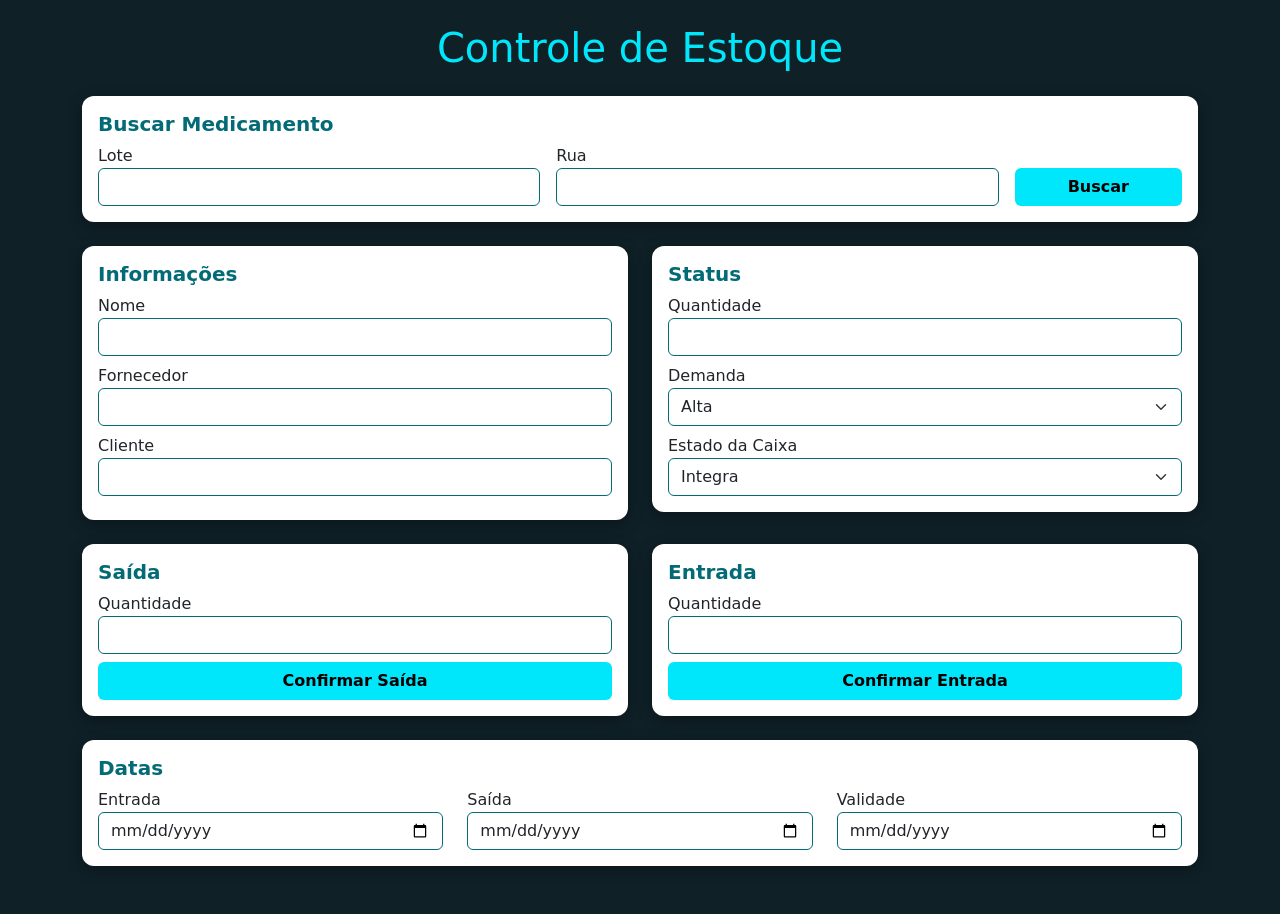
<file: estoque.html>
<!DOCTYPE html>
<html lang="pt-br">
<head>
<meta charset="UTF-8">
<meta name="viewport" content="width=device-width, initial-scale=1.0">
<title>Controle de Estoque</title>

<link href="https://cdn.jsdelivr.net/npm/bootstrap@5.3.2/dist/css/bootstrap.min.css" rel="stylesheet">

<style>
body {
    background: #0f2027;
    color: #fff;
}

/* CARDS */
.card {
    background: #ffffff;
    border-radius: 12px;
    border: none;
    box-shadow: 0 4px 15px rgba(0,0,0,0.3);
}

.card-title {
    color: #026b75;
    font-weight: bold;
}

/* INPUT */
.form-control, .form-select {
    border: 1px solid #026b75;
}

.form-control:focus, .form-select:focus {
    border-color: #00e7fc;
    box-shadow: 0 0 6px #00e7fc;
}

/* BOTÕES */
.btn-main {
    background: #00e7fc;
    color: #000;
    font-weight: bold;
}

.btn-main:hover {
    background: #047aa5;
    color: #fff;
}

/* TÍTULO */
h1 {
    color: #00e7fc;
}
</style>
</head>

<body>

<div class="container py-4">

<h1 class="text-center mb-4">Controle de Estoque</h1>

<!-- BUSCA -->
<div class="card p-3 mb-4">
    <h5 class="card-title">Buscar Medicamento</h5>
    <div class="row g-3">
        <div class="col-md-5">
            <label>Lote</label>
            <input class="form-control">
        </div>
        <div class="col-md-5">
            <label>Rua</label>
            <input class="form-control">
        </div>
        <div class="col-md-2 d-flex align-items-end">
            <button class="btn btn-main w-100">Buscar</button>
        </div>
    </div>
</div>

<!-- INFO + STATUS -->
<div class="row">

<div class="col-md-6">
    <div class="card p-3 mb-4">
        <h5 class="card-title">Informações</h5>

        <label>Nome</label>
        <input class="form-control mb-2">

        <label>Fornecedor</label>
        <input class="form-control mb-2">

        <label>Cliente</label>
        <input class="form-control mb-2">
    </div>
</div>

<div class="col-md-6">
    <div class="card p-3 mb-4">
        <h5 class="card-title">Status</h5>

        <label>Quantidade</label>
        <input class="form-control mb-2">

        <label>Demanda</label>
        <select class="form-select mb-2">
            <option>Alta</option>
            <option>Média</option>
            <option>Baixa</option>
        </select>

        <label>Estado da Caixa</label>
        <select class="form-select">
            <option>Integra</option>
            <option>Avariada</option>
        </select>
    </div>
</div>

</div>

<!-- AÇÕES -->
<div class="row">

<div class="col-md-6">
    <div class="card p-3 mb-4">
        <h5 class="card-title">Saída</h5>

        <label>Quantidade</label>
        <input class="form-control mb-2">

        <button class="btn btn-main w-100">Confirmar Saída</button>
    </div>
</div>

<div class="col-md-6">
    <div class="card p-3 mb-4">
        <h5 class="card-title">Entrada</h5>

        <label>Quantidade</label>
        <input class="form-control mb-2">

        <button class="btn btn-main w-100">Confirmar Entrada</button>
    </div>
</div>

</div>

<!-- DATAS -->
<div class="card p-3 mb-4">
    <h5 class="card-title">Datas</h5>

    <div class="row">
        <div class="col-md-4">
            <label>Entrada</label>
            <input type="date" class="form-control">
        </div>

        <div class="col-md-4">
            <label>Saída</label>
            <input type="date" class="form-control">
        </div>

        <div class="col-md-4">
            <label>Validade</label>
            <input type="date" class="form-control">
        </div>
    </div>
</div>

</div>

</body>
</html>
</file>
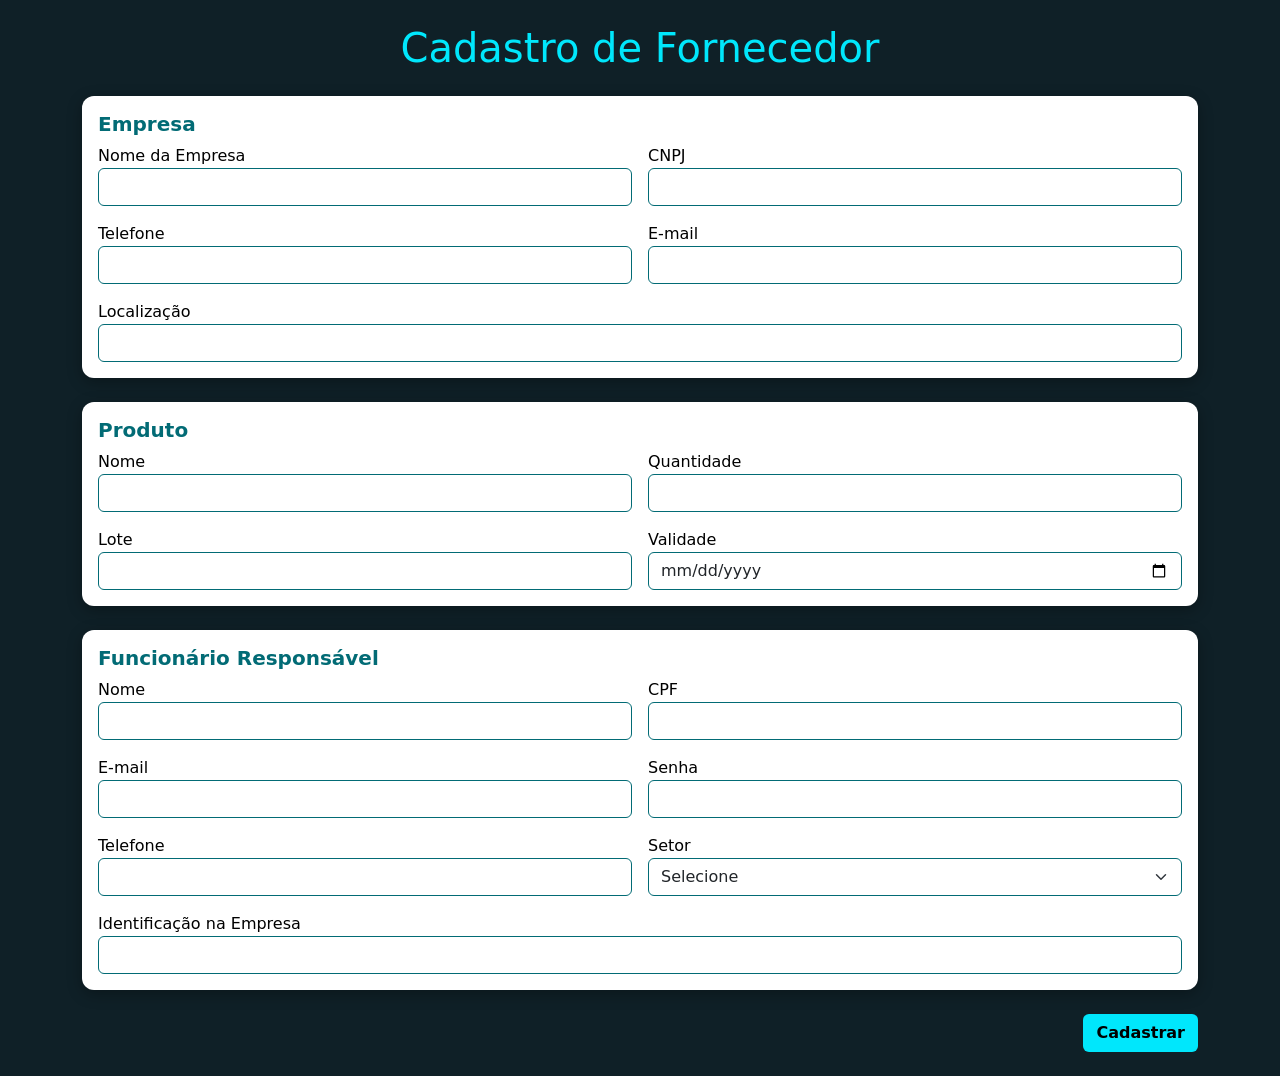
<file: fonecedores.html>
<!DOCTYPE html>
<html lang="pt-br">
<head>
<meta charset="UTF-8">
<meta name="viewport" content="width=device-width, initial-scale=1.0">
<title>Cadastro de Fornecedor</title>

<link href="https://cdn.jsdelivr.net/npm/bootstrap@5.3.2/dist/css/bootstrap.min.css" rel="stylesheet">

<style>
body {
    background: #0f2027;
    color: #fff;
}

.card {
    background: #fff;
    border-radius: 12px;
    border: none;
    box-shadow: 0 4px 15px rgba(0,0,0,0.3);
    color: #000;
}

.card-title {
    color: #026b75;
    font-weight: bold;
}

.form-control, .form-select {
    border: 1px solid #026b75;
}

.form-control:focus, .form-select:focus {
    border-color: #00e7fc;
    box-shadow: 0 0 6px #00e7fc;
}

.btn-main {
    background: #00e7fc;
    color: #000;
    font-weight: bold;
}

.btn-main:hover {
    background: #047aa5;
    color: #fff;
}

h1 {
    color: #00e7fc;
    text-align: center;
}
</style>
</head>

<body>

<div class="container my-4">

<h1 class="mb-4">Cadastro de Fornecedor</h1>

<!-- EMPRESA -->
<div class="card mb-4">
    <div class="card-body">
        <h5 class="card-title">Empresa</h5>

        <div class="row g-3">
            <div class="col-md-6">
                <label>Nome da Empresa</label>
                <input type="text" class="form-control">
            </div>

            <div class="col-md-6">
                <label>CNPJ</label>
                <input type="text" class="form-control">
            </div>

            <div class="col-md-6">
                <label>Telefone</label>
                <input type="text" class="form-control">
            </div>

            <div class="col-md-6">
                <label>E-mail</label>
                <input type="email" class="form-control">
            </div>

            <div class="col-12">
                <label>Localização</label>
                <input type="text" class="form-control">
            </div>
        </div>
    </div>
</div>

<!-- PRODUTO -->
<div class="card mb-4">
    <div class="card-body">
        <h5 class="card-title">Produto</h5>

        <div class="row g-3">
            <div class="col-md-6">
                <label>Nome</label>
                <input type="text" class="form-control">
            </div>

            <div class="col-md-6">
                <label>Quantidade</label>
                <input type="number" class="form-control">
            </div>

            <div class="col-md-6">
                <label>Lote</label>
                <input type="text" class="form-control">
            </div>

            <div class="col-md-6">
                <label>Validade</label>
                <input type="date" class="form-control">
            </div>
        </div>
    </div>
</div>

<!-- FUNCIONÁRIO -->
<div class="card mb-4">
    <div class="card-body">
        <h5 class="card-title">Funcionário Responsável</h5>

        <div class="row g-3">
            <div class="col-md-6">
                <label>Nome</label>
                <input type="text" class="form-control">
            </div>

            <div class="col-md-6">
                <label>CPF</label>
                <input type="text" class="form-control">
            </div>

            <div class="col-md-6">
                <label>E-mail</label>
                <input type="email" class="form-control">
            </div>

            <div class="col-md-6">
                <label>Senha</label>
                <input type="password" class="form-control">
            </div>

            <div class="col-md-6">
                <label>Telefone</label>
                <input type="text" class="form-control">
            </div>

            <div class="col-md-6">
                <label>Setor</label>
                <select class="form-select">
                    <option>Selecione</option>
                    <option>Estoque</option>
                    <option>Farmácia</option>
                    <option>Logística</option>
                </select>
            </div>

            <div class="col-12">
                <label>Identificação na Empresa</label>
                <input type="text" class="form-control">
            </div>
        </div>
    </div>
</div>

<!-- BOTÕES -->
<div class="text-end">
    <button class="btn btn-main">Cadastrar</button>
</div>

</div>

</body>
</html>
</file>
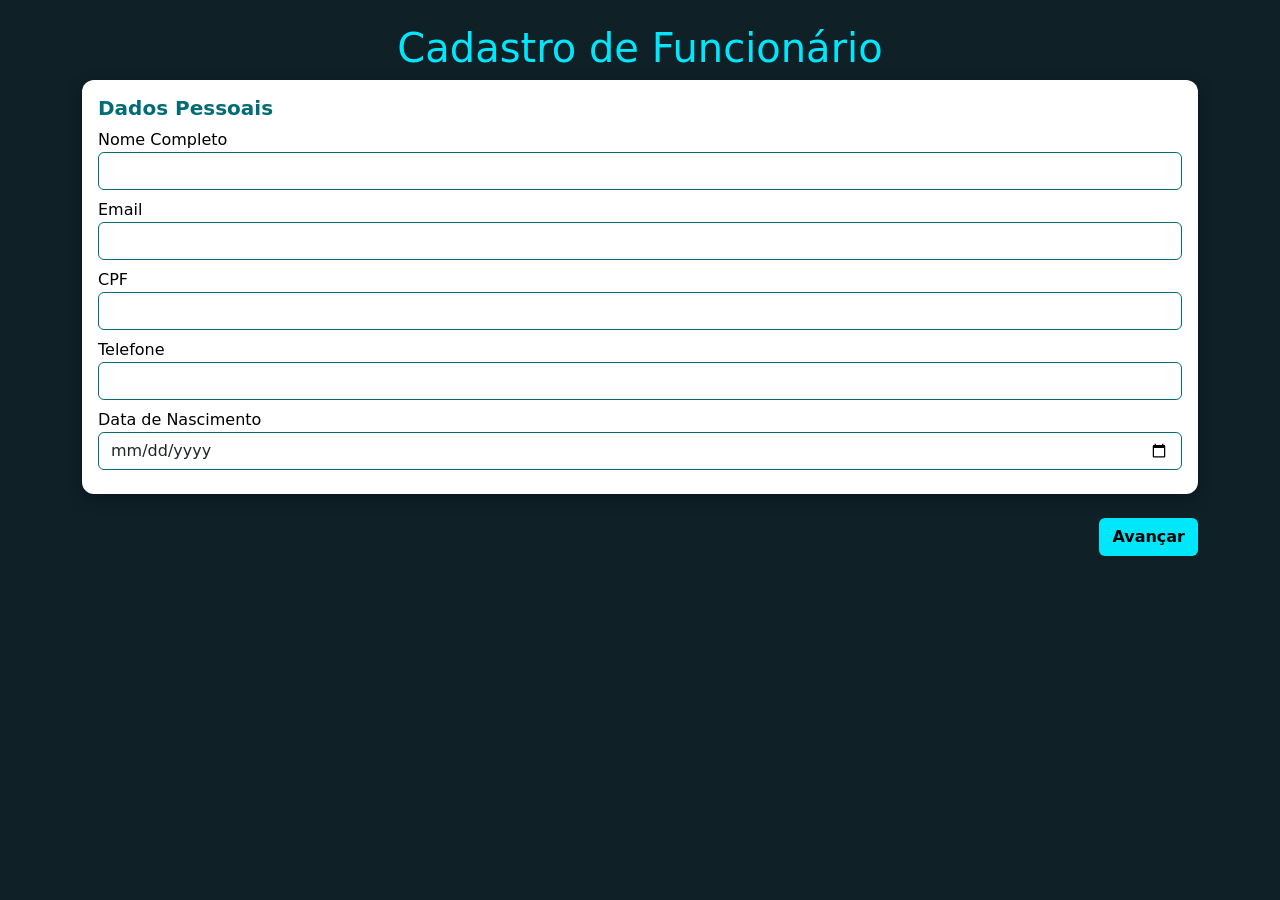
<file: funcionario.html>
<!DOCTYPE html>
<html lang="pt-br">
<head>
<meta charset="UTF-8">
<meta name="viewport" content="width=device-width, initial-scale=1.0">
<title>Cadastro de Funcionário</title>

<link href="https://cdn.jsdelivr.net/npm/bootstrap@5.3.2/dist/css/bootstrap.min.css" rel="stylesheet">

<style>
body {
    background: #0f2027;
    color: #fff;
}

.card {
    background: #fff;
    border-radius: 12px;
    border: none;
    box-shadow: 0 4px 15px rgba(0,0,0,0.3);
    color: #000;
}

.card-title {
    color: #026b75;
    font-weight: bold;
}

.form-control, .form-select {
    border: 1px solid #026b75;
}

.form-control:focus, .form-select:focus {
    border-color: #00e7fc;
    box-shadow: 0 0 6px #00e7fc;
}

.btn-main {
    background: #00e7fc;
    color: #000;
    font-weight: bold;
}

.btn-main:hover {
    background: #047aa5;
    color: #fff;
}

h1 {
    color: #00e7fc;
    text-align: center;
}

/* esconder etapas */
.step {
    display: none;
}

.step.active {
    display: block;
}
</style>
</head>

<body>

<div class="container py-4">

<h1>Cadastro de Funcionário</h1>

<form>

<!-- ETAPA 1 -->
<div class="step active">
    <div class="card p-3 mb-4">
        <h5 class="card-title">Dados Pessoais</h5>

        <label>Nome Completo</label>
        <input type="text" class="form-control mb-2">

        <label>Email</label>
        <input type="email" class="form-control mb-2">

        <label>CPF</label>
        <input type="text" class="form-control mb-2">

        <label>Telefone</label>
        <input type="text" class="form-control mb-2">

        <label>Data de Nascimento</label>
        <input type="date" class="form-control mb-2">
    </div>

    <div class="text-end">
        <button type="button" class="btn btn-main" onclick="nextStep()">Avançar</button>
    </div>
</div>

<!-- ETAPA 2 -->
<div class="step">
    <div class="card p-3 mb-4">
        <h5 class="card-title">Dados Profissionais</h5>

        <label>Cargo</label>
        <input type="text" class="form-control mb-2">

        <label>Setor</label>
        <select class="form-select mb-2">
            <option>Estoque</option>
            <option>Farmácia</option>
            <option>Logística</option>
            <option>Administração</option>
        </select>

        <label>Data de Admissão</label>
        <input type="date" class="form-control mb-2">

        <label>Turno</label>
        <select class="form-select mb-2">
            <option>Manhã</option>
            <option>Tarde</option>
            <option>Noite</option>
        </select>

        <label>Salário (R$)</label>
        <input type="number" class="form-control mb-2">
    </div>

    <div class="d-flex justify-content-between">
        <button type="button" class="btn btn-secondary" onclick="prevStep()">Voltar</button>
        <button type="button" class="btn btn-main" onclick="nextStep()">Avançar</button>
    </div>
</div>

<!-- ETAPA 3 -->
<div class="step">
    <div class="card p-3 mb-4">
        <h5 class="card-title">Acesso ao Sistema</h5>

        <label>Usuário</label>
        <input type="text" class="form-control mb-2">

        <label>Senha</label>
        <input type="password" class="form-control mb-2">
    </div>

    <div class="d-flex justify-content-between">
        <button type="button" class="btn btn-secondary" onclick="prevStep()">Voltar</button>
        <button type="submit" class="btn btn-main">Finalizar Cadastro</button>
    </div>
</div>

</form>

</div>

<script>
let currentStep = 0;
const steps = document.querySelectorAll(".step");

function showStep(index) {
    steps.forEach((step, i) => {
        step.classList.remove("active");
        if (i === index) step.classList.add("active");
    });
}

function nextStep() {
    if (currentStep < steps.length - 1) {
        currentStep++;
        showStep(currentStep);
    }
}

function prevStep() {
    if (currentStep > 0) {
        currentStep--;
        showStep(currentStep);
    }
}
</script>

</body>
</html>
</file>
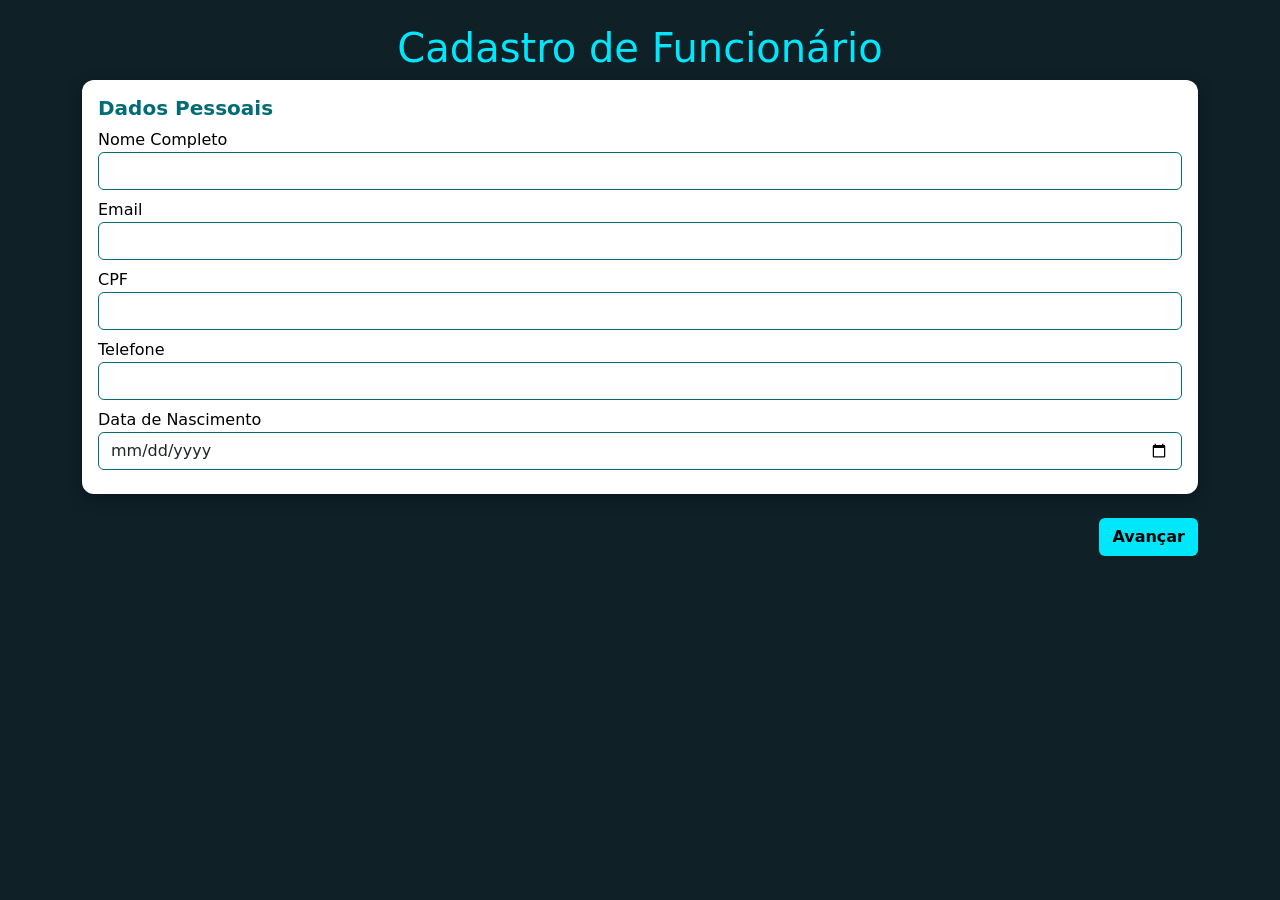
<file: telasflowtech/funcionario.html>
<!DOCTYPE html>
<html lang="pt-br">
<head>
<meta charset="UTF-8">
<meta name="viewport" content="width=device-width, initial-scale=1.0">
<title>Cadastro de Funcionário</title>

<link href="https://cdn.jsdelivr.net/npm/bootstrap@5.3.2/dist/css/bootstrap.min.css" rel="stylesheet">

<!DOCTYPE html>
<html lang="pt-br">
<head>
<meta charset="UTF-8">
<meta name="viewport" content="width=device-width, initial-scale=1.0">
<title>Cadastro de Funcionário</title>

<link href="https://cdn.jsdelivr.net/npm/bootstrap@5.3.2/dist/css/bootstrap.min.css" rel="stylesheet">

<style>
body {
    background: #0f2027;
    color: #fff;
}

.card {
    background: #fff;
    border-radius: 12px;
    border: none;
    box-shadow: 0 4px 15px rgba(0,0,0,0.3);
    color: #000;
}

.card-title {
    color: #026b75;
    font-weight: bold;
}

.form-control, .form-select {
    border: 1px solid #026b75;
}

.form-control:focus, .form-select:focus {
    border-color: #00e7fc;
    box-shadow: 0 0 6px #00e7fc;
}

.btn-main {
    background: #00e7fc;
    color: #000;
    font-weight: bold;
}

.btn-main:hover {
    background: #047aa5;
    color: #fff;
}

h1 {
    color: #00e7fc;
    text-align: center;
}

/* esconder etapas */
.step {
    display: none;
}

.step.active {
    display: block;
}
</style>
</head>

<body>

<div class="container py-4">

<h1>Cadastro de Funcionário</h1>

<form>

<!-- ETAPA 1 -->
<div class="step active">
    <div class="card p-3 mb-4">
        <h5 class="card-title">Dados Pessoais</h5>

        <label>Nome Completo</label>
        <input type="text" class="form-control mb-2">

        <label>Email</label>
        <input type="email" class="form-control mb-2">

        <label>CPF</label>
        <input type="text" class="form-control mb-2">

        <label>Telefone</label>
        <input type="text" class="form-control mb-2">

        <label>Data de Nascimento</label>
        <input type="date" class="form-control mb-2">
    </div>

    <div class="text-end">
        <button type="button" class="btn btn-main" onclick="nextStep()">Avançar</button>
    </div>
</div>

<!-- ETAPA 2 -->
<div class="step">
    <div class="card p-3 mb-4">
        <h5 class="card-title">Dados Profissionais</h5>

        <label>Cargo</label>
        <input type="text" class="form-control mb-2">

        <label>Setor</label>
        <select class="form-select mb-2">
            <option>Estoque</option>
            <option>Farmácia</option>
            <option>Logística</option>
            <option>Administração</option>
        </select>

        <label>Data de Admissão</label>
        <input type="date" class="form-control mb-2">

        <label>Turno</label>
        <select class="form-select mb-2">
            <option>Manhã</option>
            <option>Tarde</option>
            <option>Noite</option>
        </select>

        <label>Salário (R$)</label>
        <input type="number" class="form-control mb-2">
    </div>

    <div class="d-flex justify-content-between">
        <button type="button" class="btn btn-secondary" onclick="prevStep()">Voltar</button>
        <button type="button" class="btn btn-main" onclick="nextStep()">Avançar</button>
    </div>
</div>

<!-- ETAPA 3 -->
<div class="step">
    <div class="card p-3 mb-4">
        <h5 class="card-title">Acesso ao Sistema</h5>

        <label>Usuário</label>
        <input type="text" class="form-control mb-2">

        <label>Senha</label>
        <input type="password" class="form-control mb-2">
    </div>

    <div class="d-flex justify-content-between">
        <button type="button" class="btn btn-secondary" onclick="prevStep()">Voltar</button>
        <button type="submit" class="btn btn-main">Finalizar Cadastro</button>
    </div>
</div>

</form>

</div>

<script>
let currentStep = 0;
const steps = document.querySelectorAll(".step");

function showStep(index) {
    steps.forEach((step, i) => {
        step.classList.remove("active");
        if (i === index) step.classList.add("active");
    });
}

function nextStep() {
    if (currentStep < steps.length - 1) {
        currentStep++;
        showStep(currentStep);
    }
}

function prevStep() {
    if (currentStep > 0) {
        currentStep--;
        showStep(currentStep);
    }
}
</script>

</body>
</html>
</file>
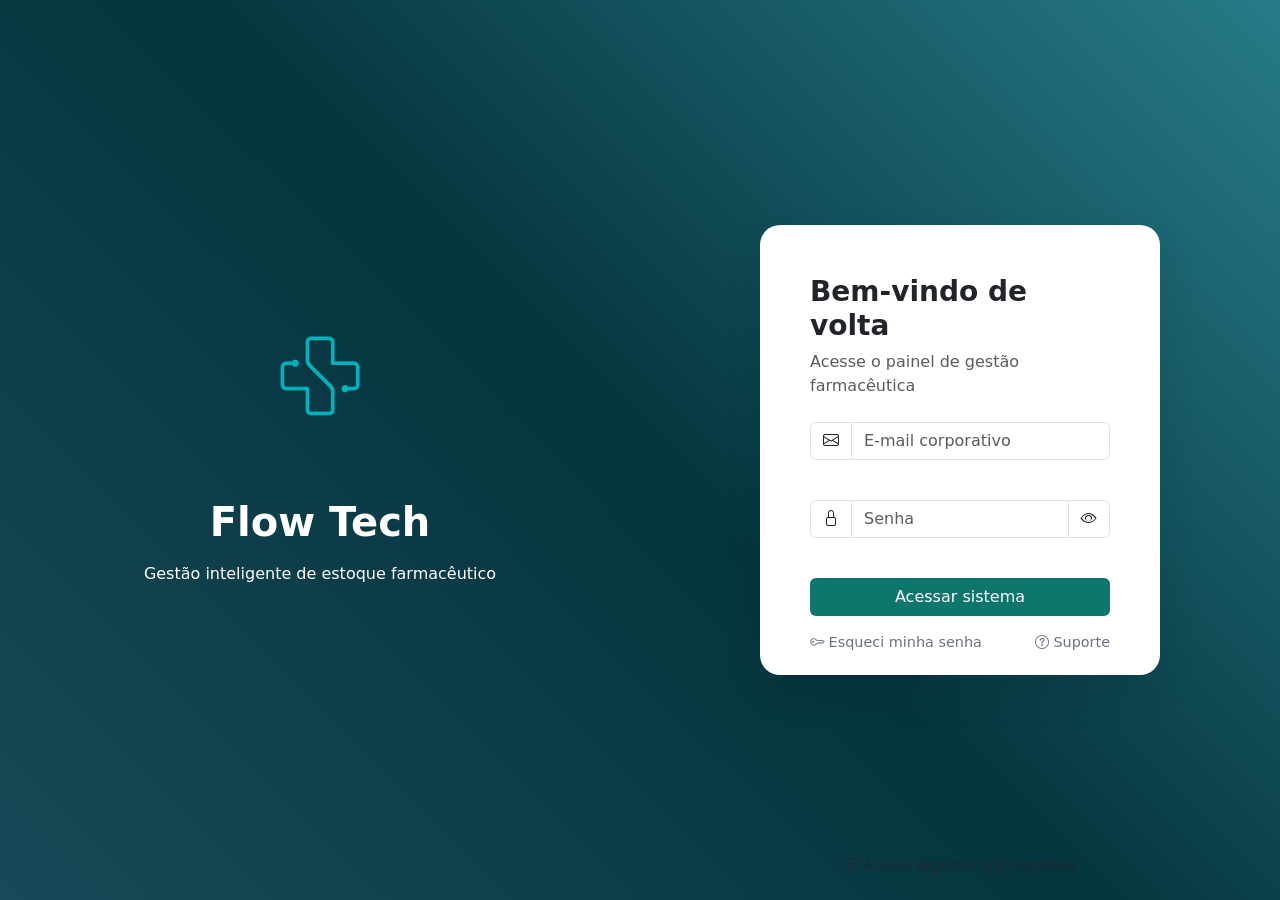
<file: APRESENTACAO_FLOWTECH/TELA_LOGIN/tela_login.html>
<!DOCTYPE html>
<html lang="en">

<head>
    <meta charset="UTF-8">
    <meta name="viewport" content="width=device-width, initial-scale=1.0">
    <title>Login Flow Tech</title>
    <link rel="stylesheet" href="tela_login.css">
    <!--Bootstrap -->
    <link href="https://cdn.jsdelivr.net/npm/bootstrap@5.3.2/dist/css/bootstrap.min.css" rel="stylesheet">

    <!--Ícones -->
    <link rel="stylesheet" href="https://cdn.jsdelivr.net/npm/bootstrap-icons@1.11.1/font/bootstrap-icons.css">

    <!-- Fonte moderna -->
    <link href="https://fonts.googleapis.com/css2?family=Inter:wght@300;400;600&display=swap" rel="stylesheet">
</head>

<body>

    <div class="container-fluid h-100">
        <div class="row h-100">

            <!-- LADO ESQUERDO -->
            <div class="col-md-6 d-flex flex-column justify-content-center align-items-center left-side text-center">

                <img src="logosf-Photoroom.png" alt="logo" class="logo">

                <h1 class="fw-bold">Flow Tech</h1>
                <p class="mt-2">Gestão inteligente de estoque farmacêutico</p>
            </div>

            <!-- LADO DIREITO -->
            <div class="col-md-6 d-flex justify-content-center align-items-center right-side">

                <div class="login-card">

                    <h3 class="fw-bold">Bem-vindo de volta</h3>
                    <p class="text-muted mb-4">Acesse o painel de gestão farmacêutica</p>

                    <!-- Email -->
                    <div class="mb-3">
                        <div class="input-group">
                            <span class="input-group-text bg-white">
                                <i class="bi bi-envelope"></i>
                            </span>
                            <input type="email" class="form-control" placeholder="E-mail corporativo">
                        </div>
                    </div>

                    <!-- Senha -->
                    <div class="mb-3">
                        <div class="input-group">
                            <span class="input-group-text bg-white">
                                <i class="bi bi-lock"></i>
                            </span>
                            <input type="password" class="form-control" placeholder="Senha">
                            <span class="input-group-text bg-white">
                                <i class="bi bi-eye"></i>
                            </span>
                        </div>
                    </div>

                    <!-- Botão -->
                    <button class="btn btn w-100 mb-3">
                        Acessar sistema
                    </button>

                    <!-- Links -->
                    <div class="d-flex justify-content-between">
                        <a href="#" class="small-link">
                            <i class="bi bi-key"></i> Esqueci minha senha
                        </a>

                        <a href="#" class="small-link">
                            <i class="bi bi-question-circle"></i> Suporte
                        </a>
                    </div>

                </div>

                <!-- Segurança -->
                <div class="position-absolute bottom-0 mb-4 text-muted small">
                    <i class="bi bi-shield-lock"></i> Acesso seguro e criptografado
                </div>

            </div>

        </div>
    </div>

</body>

</html>
</file>
<file: APRESENTACAO_FLOWTECH/TELA_LOGIN/tela_login.css>
body {
    height: 100vh;
    margin: 0;
    font-family: 'Segoe UI', sans-serif;
    background: linear-gradient(45deg, #174958, #05353e, #277b88);
}

/* Layout */
.left-side {
    color: white;
}


/* Logo */
.logo {
    width: 200px;
    margin-bottom: 20px;
}

/* Card login */
.login-card {
    background:#ffff;
    border-radius: 20px;
    padding: 50px;
    box-shadow: 0 20px 40px rgba(0, 0, 0, 0.08);
    width: 100%;
    max-width: 400px;
    height: 450px;    
}

.input-group {
    margin-bottom: 40px;
}

/* Inputs */
.form-control {
    border-radius: 12px;
    padding: 12px 15px;
    border: 1px solid #d1d5db;
}

.form-control:focus {
    border-color: #0F766E;
    box-shadow: 0 0 0 0.2rem rgba(15, 118, 110, 0.2);
}

/* Botão */
.btn {
    background: #0F766E !important;
    border: 1px solid #0F766E;
    border-radius: 12px;
    padding: 12px;
    font-weight: 600;
    color: #ffffff !important;
}

.btn:hover {
    opacity: 0.9;
}


/* Links */
.small-link {
    font-size: 0.9rem;
    color: #6b7280;
    text-decoration: none;
}

.small-link:hover {
    color: #0F766E;
}

/* Responsivo */
@media (max-width: 768px) {
    .left-side {
        display: none;
    }
}
</file>
